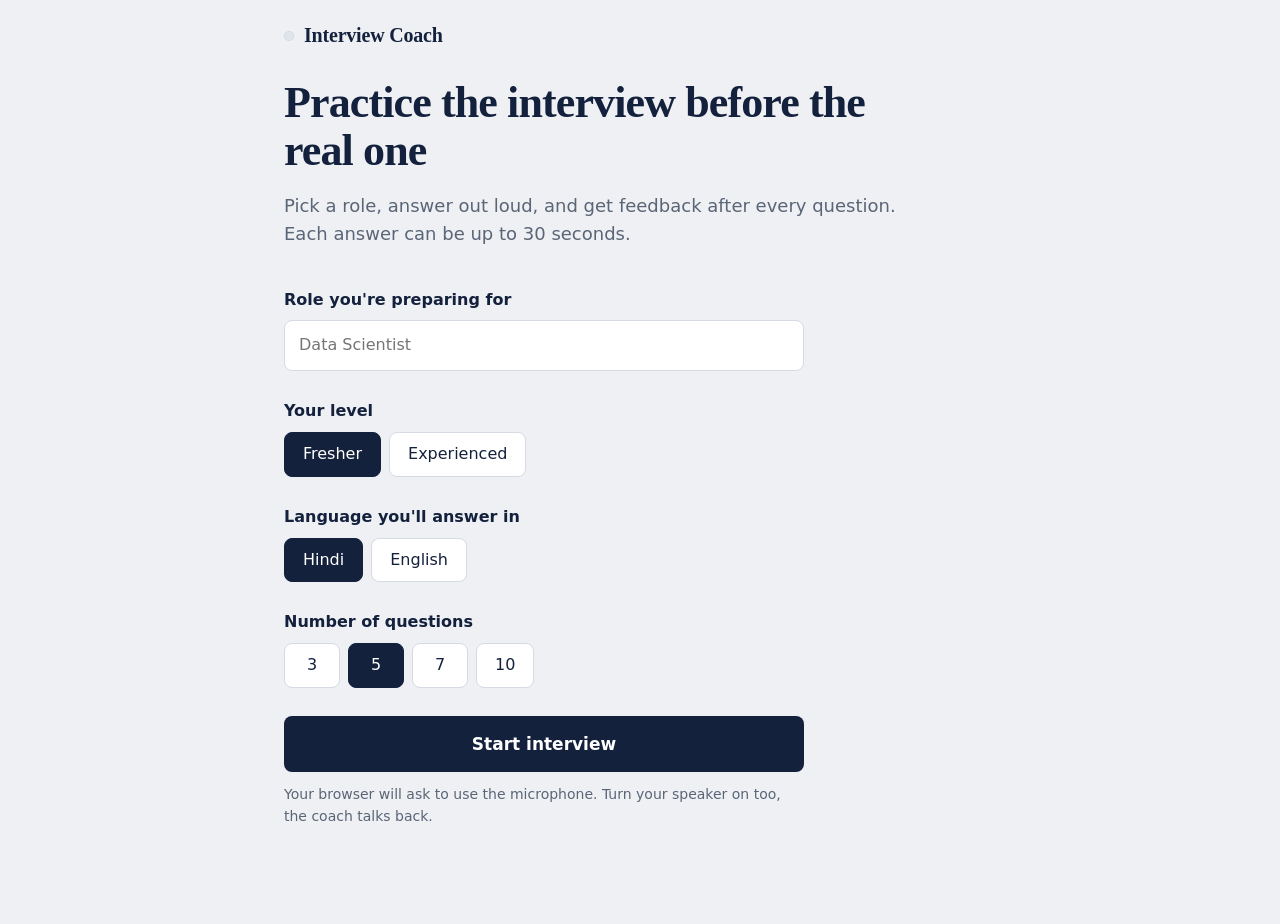
<file: interview-coach/static/index.html>
<!doctype html>
<html lang="en">
<head>
  <meta charset="utf-8">
  <meta name="viewport" content="width=device-width, initial-scale=1">
  <title>Interview Coach</title>
  <link rel="stylesheet" href="style.css">
</head>
<body>

<header class="top">
  <a class="brand" href="/"><span class="light" aria-hidden="true"></span>Interview Coach</a>
  <div class="progress" id="progress" hidden>
    <div class="segments" id="segments" role="img" aria-label="Progress"></div>
  </div>
</header>

<main>
  <div class="error" id="error" role="alert" hidden>
    <p id="error-text"></p>
    <div class="error-actions">
      <button class="btn small" id="error-retry" type="button" hidden>Try again</button>
      <button class="link" id="error-close" type="button">Dismiss</button>
    </div>
  </div>

  <noscript><p class="error">This app needs JavaScript to run.</p></noscript>

  <!-- 1. setup -->
  <section class="screen" id="screen-setup">
    <h1>Practice the interview before the real one</h1>
    <p class="lead">Pick a role, answer out loud, and get feedback after every question. Each answer can be up to 30 seconds.</p>

    <form class="setup-form" id="setup-form" novalidate>
      <label class="field">
        <span class="field-label">Role you're preparing for</span>
        <input id="role" name="role" list="roles" placeholder="Data Scientist" maxlength="80" autocomplete="off" required>
        <datalist id="roles">
          <option value="Data Scientist"></option>
          <option value="Data Analyst"></option>
          <option value="Software Developer"></option>
          <option value="Web Developer"></option>
          <option value="Digital Marketing Executive"></option>
          <option value="Customer Support Executive"></option>
          <option value="Sales Executive"></option>
          <option value="HR Executive"></option>
          <option value="Accountant"></option>
        </datalist>
      </label>

      <fieldset class="field">
        <legend class="field-label">Your level</legend>
        <div class="choices">
          <label><input type="radio" name="level" value="fresher" checked><span>Fresher</span></label>
          <label><input type="radio" name="level" value="experienced"><span>Experienced</span></label>
        </div>
      </fieldset>

      <fieldset class="field">
        <legend class="field-label">Language you'll answer in</legend>
        <div class="choices">
          <label><input type="radio" name="language" value="hi" checked><span>Hindi</span></label>
          <label><input type="radio" name="language" value="en"><span>English</span></label>
        </div>
      </fieldset>

      <fieldset class="field">
        <legend class="field-label">Number of questions</legend>
        <div class="choices">
          <label><input type="radio" name="num_questions" value="3"><span>3</span></label>
          <label><input type="radio" name="num_questions" value="5" checked><span>5</span></label>
          <label><input type="radio" name="num_questions" value="7"><span>7</span></label>
          <label><input type="radio" name="num_questions" value="10"><span>10</span></label>
        </div>
      </fieldset>

      <button class="btn primary" id="start-btn" type="submit">Start interview</button>
      <p class="hint">Your browser will ask to use the microphone. Turn your speaker on too, the coach talks back.</p>
    </form>
  </section>

  <!-- 2. interview -->
  <section class="screen" id="screen-interview" hidden>
    <div class="question">
      <p class="question-meta">
        <span id="q-count"></span>
        <button class="link" id="replay-question" type="button">Play question again</button>
      </p>
      <h2 id="question-text" tabindex="-1"></h2>
    </div>

    <div id="phases">

      <div class="stage" data-phase="idle">
        <button class="record" id="record-btn" type="button" aria-label="Start recording"><span class="glyph"></span></button>
        <p class="stage-title">Start recording</p>
        <p class="hint">Up to 30 seconds. Answer the way you would in the real interview.</p>
      </div>

      <div class="stage" data-phase="recording" hidden>
        <button class="record stop" id="stop-btn" type="button" aria-label="Stop recording"><span class="glyph"></span></button>
        <p class="timer"><span id="timer">0:00</span> <span class="timer-max">of 0:30</span></p>
        <p class="hint">Recording. Press stop when you're done.</p>
      </div>

      <div class="stage" data-phase="review" hidden>
        <p class="stage-title">Listen back, then send it</p>
        <audio id="review-audio" controls></audio>
        <div class="actions">
          <button class="btn primary" id="send-btn" type="button">Send answer</button>
          <button class="btn secondary" id="redo-btn" type="button">Record again</button>
        </div>
      </div>

      <div class="stage" data-phase="processing" hidden aria-live="polite">
        <div class="spinner" aria-hidden="true"></div>
        <p class="stage-title">Reviewing your answer</p>
        <p class="hint">This usually takes a few seconds.</p>
      </div>

      <article class="sheet" data-phase="feedback" hidden>
        <section>
          <h3>What I heard</h3>
          <blockquote id="fb-transcript"></blockquote>
        </section>

        <section>
          <div class="sheet-head">
            <h3>Scores</h3>
            <p class="big-number"><span id="fb-average"></span> <span class="of">out of 5</span></p>
          </div>
          <div class="bars" id="fb-bars"></div>
        </section>

        <section class="two-col">
          <div>
            <h3>What worked</h3>
            <p id="fb-strength"></p>
          </div>
          <div>
            <h3>Try this next time</h3>
            <p id="fb-improvement"></p>
          </div>
        </section>

        <section id="fb-grammar-wrap">
          <h3>Grammar fixes</h3>
          <ul class="fixes" id="fb-grammar"></ul>
        </section>

        <section>
          <h3>A stronger version of your answer</h3>
          <p class="better" id="fb-better"></p>
        </section>

        <div class="actions">
          <button class="btn primary" id="next-btn" type="button">Next question</button>
          <button class="btn secondary" id="replay-reply" type="button">Play coach's reply</button>
          <button class="link" id="finish-btn" type="button">Finish now and see report</button>
        </div>
      </article>

    </div>
  </section>

  <!-- 3. report -->
  <section class="screen" id="screen-report" hidden>
    <div class="stage" id="report-loading" aria-live="polite">
      <div class="spinner" aria-hidden="true"></div>
      <p class="stage-title">Putting your report together</p>
    </div>

    <div id="report-body" hidden>
      <h1>Your interview report</h1>
      <p class="lead" id="r-role"></p>

      <div class="overall">
        <p class="big-number huge"><span id="r-overall"></span> <span class="of">out of 5</span></p>
        <p id="r-summary"></p>
      </div>

      <section class="sheet">
        <section>
          <h3>Average scores</h3>
          <div class="bars" id="r-bars"></div>
        </section>

        <section class="two-col">
          <div>
            <h3>What's working</h3>
            <ul class="plain" id="r-strengths"></ul>
          </div>
          <div>
            <h3>Work on next</h3>
            <ul class="plain" id="r-focus"></ul>
          </div>
        </section>

        <section id="r-tips-wrap">
          <h3>Practice this week</h3>
          <ul class="plain" id="r-tips"></ul>
        </section>
      </section>

      <h3 class="recap-title">Question by question</h3>
      <div class="recap" id="r-turns"></div>

      <div class="actions">
        <button class="btn primary" id="restart-btn" type="button">Start a new interview</button>
        <button class="btn secondary" id="print-btn" type="button">Save as PDF</button>
      </div>
    </div>
  </section>
</main>

<script src="app.js"></script>
</body>
</html>
</file>
<file: interview-coach/static/style.css>
:root {
  --paper: #eef0f3;
  --surface: #ffffff;
  --ink: #14213d;
  --muted: #5a6577;
  --line: #d6dbe3;
  --teal: #0e7c6b;
  --teal-dark: #0a5c50;
  --teal-soft: #e2f2ee;
  --air: #e5372b;
  --amber: #c98a10;
  --slate: #51627f;
  --off: #e1e5eb;

  --serif: "Iowan Old Style", "Palatino Linotype", Palatino, "Book Antiqua", Georgia, "Noto Serif Devanagari", "Nirmala UI", serif;
  --sans: system-ui, -apple-system, "Segoe UI", Roboto, "Noto Sans", "Noto Sans Devanagari", "Nirmala UI", sans-serif;
}

* { box-sizing: border-box; }
[hidden] { display: none !important; }

html { -webkit-text-size-adjust: 100%; }

body {
  margin: 0;
  background: var(--paper);
  color: var(--ink);
  font-family: var(--sans);
  font-size: 16px;
  line-height: 1.55;
}

h1, h2, h3, p, ul, blockquote { margin: 0; }
button, input { font: inherit; color: inherit; }

/* ---------- header ---------- */

.top {
  display: flex;
  align-items: center;
  justify-content: space-between;
  gap: 24px;
  max-width: 760px;
  margin: 0 auto;
  padding: 20px 24px;
}

.brand {
  display: inline-flex;
  align-items: center;
  gap: 10px;
  font-family: var(--serif);
  font-size: 20px;
  font-weight: 600;
  letter-spacing: -0.01em;
  color: var(--ink);
  text-decoration: none;
}

/* the small light in the corner goes red while we're recording */
.light {
  width: 10px;
  height: 10px;
  border-radius: 50%;
  background: var(--off);
  box-shadow: inset 0 0 0 1px var(--line);
}
body.recording .light {
  background: var(--air);
  box-shadow: 0 0 0 4px rgba(229, 55, 43, 0.2);
  animation: glow 1.4s ease-in-out infinite;
}
@keyframes glow { 50% { box-shadow: 0 0 0 7px rgba(229, 55, 43, 0.08); } }

.segments { display: flex; gap: 4px; }
.segments span {
  width: 22px;
  height: 6px;
  border-radius: 3px;
  background: var(--off);
}
.segments span.done { background: var(--teal); }
.segments span.current { background: var(--ink); }

/* ---------- layout ---------- */

main {
  max-width: 760px;
  margin: 0 auto;
  padding: 8px 24px 96px;
}

h1 {
  font-family: var(--serif);
  font-size: 44px;
  line-height: 1.1;
  font-weight: 600;
  letter-spacing: -0.02em;
  max-width: 14em;
}

h3 {
  font-size: 16px;
  font-weight: 650;
  margin-bottom: 8px;
}

.lead {
  margin-top: 16px;
  max-width: 34em;
  color: var(--muted);
  font-size: 18px;
}

.hint { color: var(--muted); font-size: 14px; }

/* ---------- buttons ---------- */

.btn {
  display: inline-flex;
  align-items: center;
  justify-content: center;
  padding: 12px 20px;
  border-radius: 8px;
  border: 1px solid transparent;
  font-weight: 600;
  cursor: pointer;
  transition: background 120ms, border-color 120ms;
}
.btn.primary { background: var(--ink); color: #fff; }
.btn.primary:hover { background: #22325a; }
.btn.secondary { background: transparent; border-color: var(--ink); }
.btn.secondary:hover { background: rgba(20, 33, 61, 0.06); }
.btn.small { padding: 6px 14px; font-size: 14px; }
.btn:disabled { opacity: 0.6; cursor: default; }

.link {
  padding: 0;
  border: 0;
  background: none;
  color: var(--ink);
  text-decoration: underline;
  text-underline-offset: 3px;
  cursor: pointer;
}

:focus-visible { outline: 3px solid var(--teal); outline-offset: 2px; }

.actions {
  display: flex;
  flex-wrap: wrap;
  align-items: center;
  gap: 12px 16px;
  margin-top: 24px;
}

/* ---------- error banner ---------- */

.error {
  display: flex;
  flex-wrap: wrap;
  align-items: center;
  justify-content: space-between;
  gap: 12px 24px;
  margin: 8px 0 24px;
  padding: 14px 16px;
  border: 1px solid #efb3ad;
  border-left: 4px solid var(--air);
  border-radius: 8px;
  background: #fdf0ee;
}
.error-actions { display: flex; align-items: center; gap: 16px; }

/* ---------- setup ---------- */

.setup-form { margin-top: 40px; max-width: 520px; }

.field { display: block; margin: 0 0 28px; padding: 0; border: 0; min-width: 0; }
.field-label { display: block; padding: 0; margin-bottom: 8px; font-weight: 650; }

input[type="text"], #role {
  width: 100%;
  padding: 12px 14px;
  border: 1px solid var(--line);
  border-radius: 8px;
  background: var(--surface);
  font-size: 16px;
}
#role:focus { outline: 3px solid var(--teal); outline-offset: 0; border-color: var(--teal); }

.choices { display: flex; flex-wrap: wrap; gap: 8px; }
.choices label { position: relative; cursor: pointer; }
.choices input { position: absolute; opacity: 0; inset: 0; margin: 0; cursor: pointer; }
.choices span {
  display: inline-block;
  min-width: 56px;
  padding: 9px 18px;
  border: 1px solid var(--line);
  border-radius: 8px;
  background: var(--surface);
  text-align: center;
  transition: background 120ms, color 120ms, border-color 120ms;
}
.choices input:checked + span { background: var(--ink); border-color: var(--ink); color: #fff; }
.choices input:focus-visible + span { outline: 3px solid var(--teal); outline-offset: 2px; }

.setup-form .btn.primary { width: 100%; padding: 14px 20px; font-size: 17px; }
.setup-form .hint { margin-top: 12px; }

/* ---------- the question ---------- */

.question {
  margin: 16px 0 32px;
  padding-left: 20px;
  border-left: 3px solid var(--teal);
}
.question-meta {
  display: flex;
  flex-wrap: wrap;
  align-items: center;
  gap: 4px 16px;
  margin-bottom: 8px;
  color: var(--muted);
  font-size: 14px;
}
.question-meta .link { color: var(--muted); }

.question h2 {
  max-width: 24em;
  font-family: var(--serif);
  font-size: 32px;
  line-height: 1.28;
  font-weight: 500;
  letter-spacing: -0.01em;
}
.question h2:focus { outline: none; }

/* ---------- recording stage ---------- */

.stage {
  display: flex;
  flex-direction: column;
  align-items: center;
  gap: 8px;
  padding: 36px 24px;
  border: 1px solid var(--line);
  border-radius: 12px;
  background: var(--surface);
  text-align: center;
}
.stage-title { font-weight: 650; font-size: 17px; }
.stage .actions { justify-content: center; margin-top: 12px; }
.stage audio { width: 100%; max-width: 420px; margin-top: 8px; }

.record {
  position: relative;
  display: grid;
  place-items: center;
  width: 88px;
  height: 88px;
  margin-bottom: 8px;
  border: 0;
  border-radius: 50%;
  background: var(--air);
  cursor: pointer;
}
/* the ring around the button follows how loud you are */
.record::before {
  content: "";
  position: absolute;
  inset: -10px;
  border: 2px solid var(--air);
  border-radius: 50%;
  opacity: 0.35;
  transform: scale(calc(1 + var(--level, 0) * 0.45));
  transition: transform 80ms linear;
}
.record .glyph { width: 28px; height: 28px; border-radius: 50%; background: #fff; }
.record.stop .glyph { width: 24px; height: 24px; border-radius: 5px; }
.record:hover { background: #cf2a1f; }

.timer {
  font-size: 30px;
  font-weight: 600;
  font-variant-numeric: tabular-nums;
}
.timer-max { font-size: 15px; font-weight: 400; color: var(--muted); }

.spinner {
  width: 32px;
  height: 32px;
  margin-bottom: 8px;
  border: 3px solid var(--off);
  border-top-color: var(--teal);
  border-radius: 50%;
  animation: spin 800ms linear infinite;
}
@keyframes spin { to { transform: rotate(360deg); } }

/* ---------- feedback and report ---------- */

.sheet {
  border: 1px solid var(--line);
  border-radius: 12px;
  background: var(--surface);
}
.sheet > section, .sheet > .actions { padding: 24px 28px; margin: 0; }
.sheet > section + section { border-top: 1px solid var(--line); }
.sheet > .actions { border-top: 1px solid var(--line); }
.sheet section section { padding: 0; }

.sheet-head { display: flex; align-items: baseline; justify-content: space-between; gap: 16px; margin-bottom: 12px; }
.sheet-head h3 { margin: 0; }

.big-number { font-family: var(--serif); font-size: 28px; font-weight: 600; line-height: 1; }
.big-number .of { font-family: var(--sans); font-size: 14px; font-weight: 400; color: var(--muted); }
.big-number.huge { font-size: 76px; letter-spacing: -0.03em; }
.big-number.huge .of { font-size: 16px; letter-spacing: 0; }

blockquote {
  padding-left: 16px;
  border-left: 2px solid var(--line);
  color: var(--muted);
  font-style: italic;
}

.two-col { display: grid; grid-template-columns: 1fr 1fr; gap: 24px 32px; }

.bars { display: grid; gap: 10px; }
.bar-row { display: grid; grid-template-columns: 140px 1fr 32px; align-items: center; gap: 12px; }
.bar-label { font-size: 15px; }
.bar-track { display: grid; grid-template-columns: repeat(5, 1fr); gap: 4px; }
.seg { height: 8px; border-radius: 2px; background: var(--off); }
.seg.high { background: var(--teal); }
.seg.mid { background: var(--slate); }
.seg.low { background: var(--amber); }
.bar-value { text-align: right; font-variant-numeric: tabular-nums; font-weight: 600; }

.fixes, .plain { list-style: none; padding: 0; }
.fixes li { padding: 8px 0; }
.fixes li + li { border-top: 1px solid var(--line); }
.fixes del { color: var(--muted); }
.fixes ins { text-decoration: none; font-weight: 600; color: var(--teal-dark); }
.plain li { position: relative; padding: 0 0 8px 18px; }
.plain li::before {
  content: "";
  position: absolute;
  left: 0;
  top: 0.62em;
  width: 7px;
  height: 7px;
  border-radius: 50%;
  background: var(--teal);
}

.better {
  padding: 16px 20px;
  border-radius: 8px;
  background: var(--teal-soft);
  font-family: var(--serif);
  font-size: 18px;
  line-height: 1.65;
}

/* report */

.overall {
  display: grid;
  grid-template-columns: auto 1fr;
  align-items: center;
  gap: 8px 32px;
  margin: 32px 0;
}
.overall > p:last-child { max-width: 32em; font-size: 17px; }

.recap-title { margin: 40px 0 12px; font-size: 18px; }
.recap details { border-top: 1px solid var(--line); }
.recap details:last-child { border-bottom: 1px solid var(--line); }
.recap summary {
  display: flex;
  align-items: baseline;
  justify-content: space-between;
  gap: 16px;
  padding: 14px 0;
  cursor: pointer;
}
.recap summary span:first-child { flex: 1; font-weight: 600; }
.recap summary .score { flex: none; font-variant-numeric: tabular-nums; color: var(--muted); }
/* small chevron so it's clear each row opens */
.recap summary::after {
  content: "";
  flex: none;
  width: 8px;
  height: 8px;
  margin-left: 4px;
  border-right: 2px solid var(--muted);
  border-bottom: 2px solid var(--muted);
  transform: translateY(-2px) rotate(45deg);
  transition: transform 120ms;
}
.recap details[open] summary::after { transform: translateY(1px) rotate(-135deg); }
.recap .detail { display: grid; gap: 16px; padding: 4px 0 24px; }
.recap .detail h3 { margin-bottom: 4px; }

/* ---------- small screens ---------- */

@media (max-width: 640px) {
  .top, main { padding-left: 16px; padding-right: 16px; }
  h1 { font-size: 34px; }
  .question { padding-left: 16px; }
  .question h2 { font-size: 26px; }
  .two-col { grid-template-columns: 1fr; }
  .bar-row { grid-template-columns: 112px 1fr 28px; gap: 8px; }
  .sheet > section, .sheet > .actions { padding: 20px 18px; }
  .overall { grid-template-columns: 1fr; }
  .big-number.huge { font-size: 64px; }
  .stage { padding: 28px 16px; }
}

@media (prefers-reduced-motion: reduce) {
  .spinner, body.recording .light { animation: none; }
  .record::before { transition: none; }
}

@media print {
  body { background: #fff; }
  .top, .actions, #error { display: none !important; }
  .sheet { border: 0; }
  .recap details { break-inside: avoid; }
}
</file>
